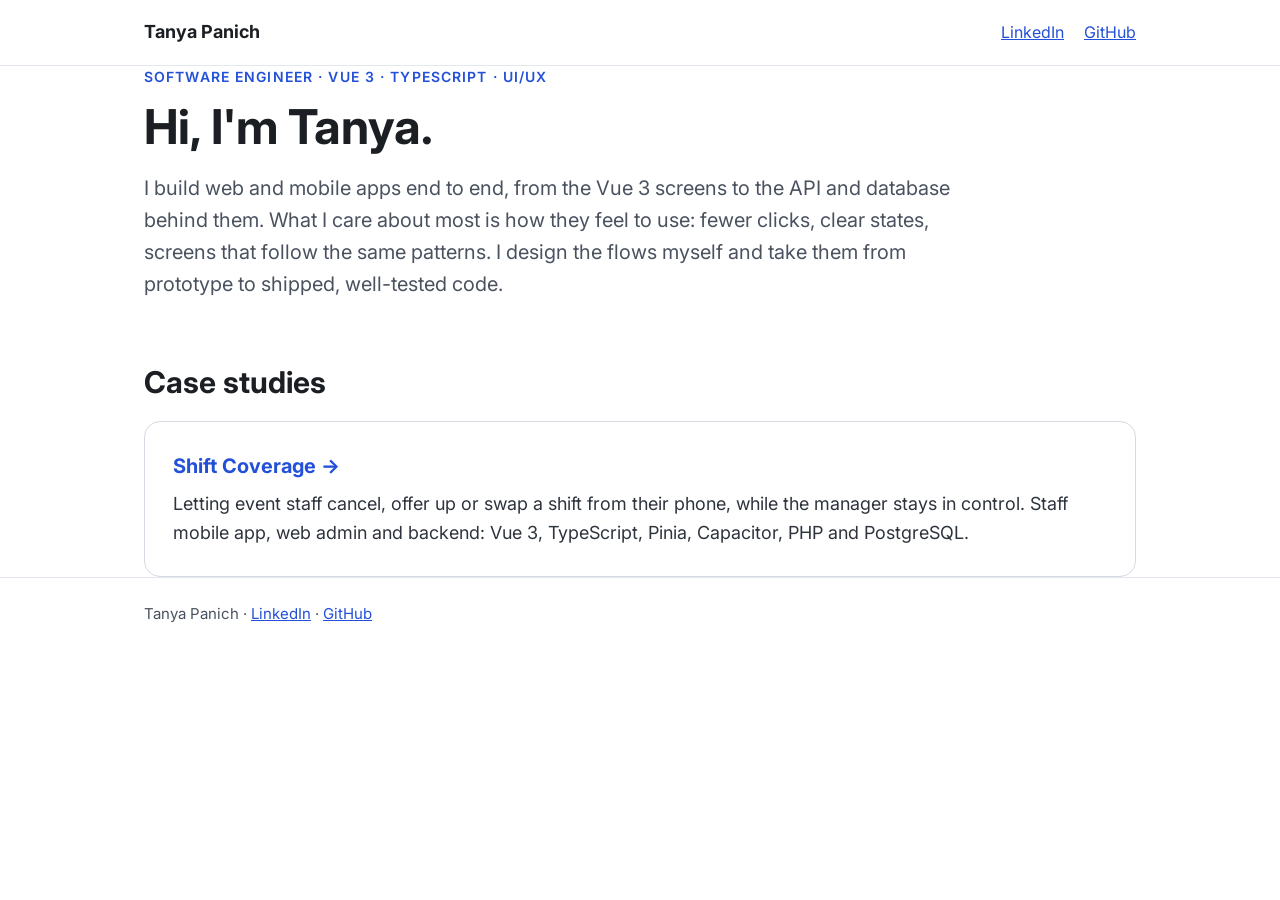
<file: index.html>
<!doctype html>
<html lang="en">
<head>
<meta charset="utf-8">
<meta name="viewport" content="width=device-width, initial-scale=1">
<title>Tanya Panich · Software Engineer, Vue 3 and UI/UX</title>
<meta name="description" content="Tanya Panich, software engineer building Vue 3 apps end to end, with a focus on UI/UX. Portfolio and case studies.">
<link rel="preconnect" href="https://fonts.googleapis.com">
<link rel="stylesheet" href="https://fonts.googleapis.com/css2?family=Inter:wght@400;600;700&display=swap">
<link rel="stylesheet" href="style.css">
</head>
<body>
<header class="site"><div class="wrap">
<a class="name" href="./">Tanya Panich</a>
<nav><a href="https://www.linkedin.com/in/tanyapanich/">LinkedIn</a><a href="https://github.com/TanyaPanich">GitHub</a></nav>
</div></header>

<main class="wrap">
<p class="eyebrow">Software Engineer · Vue 3 · TypeScript · UI/UX</p>
<h1>Hi, I'm Tanya.</h1>
<p class="lead">I build web and mobile apps end to end, from the Vue 3 screens to the API and database behind them. What I care about most is how they feel to use: fewer clicks, clear states, screens that follow the same patterns. I design the flows myself and take them from prototype to shipped, well-tested code.</p>

<h2>Case studies</h2>
<a class="project" href="shift-coverage/">
<h3>Shift Coverage →</h3>
<p>Letting event staff cancel, offer up or swap a shift from their phone, while the manager stays in control. Staff mobile app, web admin and backend: Vue 3, TypeScript, Pinia, Capacitor, PHP and PostgreSQL.</p>
</a>
</main>

<footer><div class="wrap">Tanya Panich · <a href="https://www.linkedin.com/in/tanyapanich/">LinkedIn</a> · <a href="https://github.com/TanyaPanich">GitHub</a></div></footer>
</body>
</html>
</file>
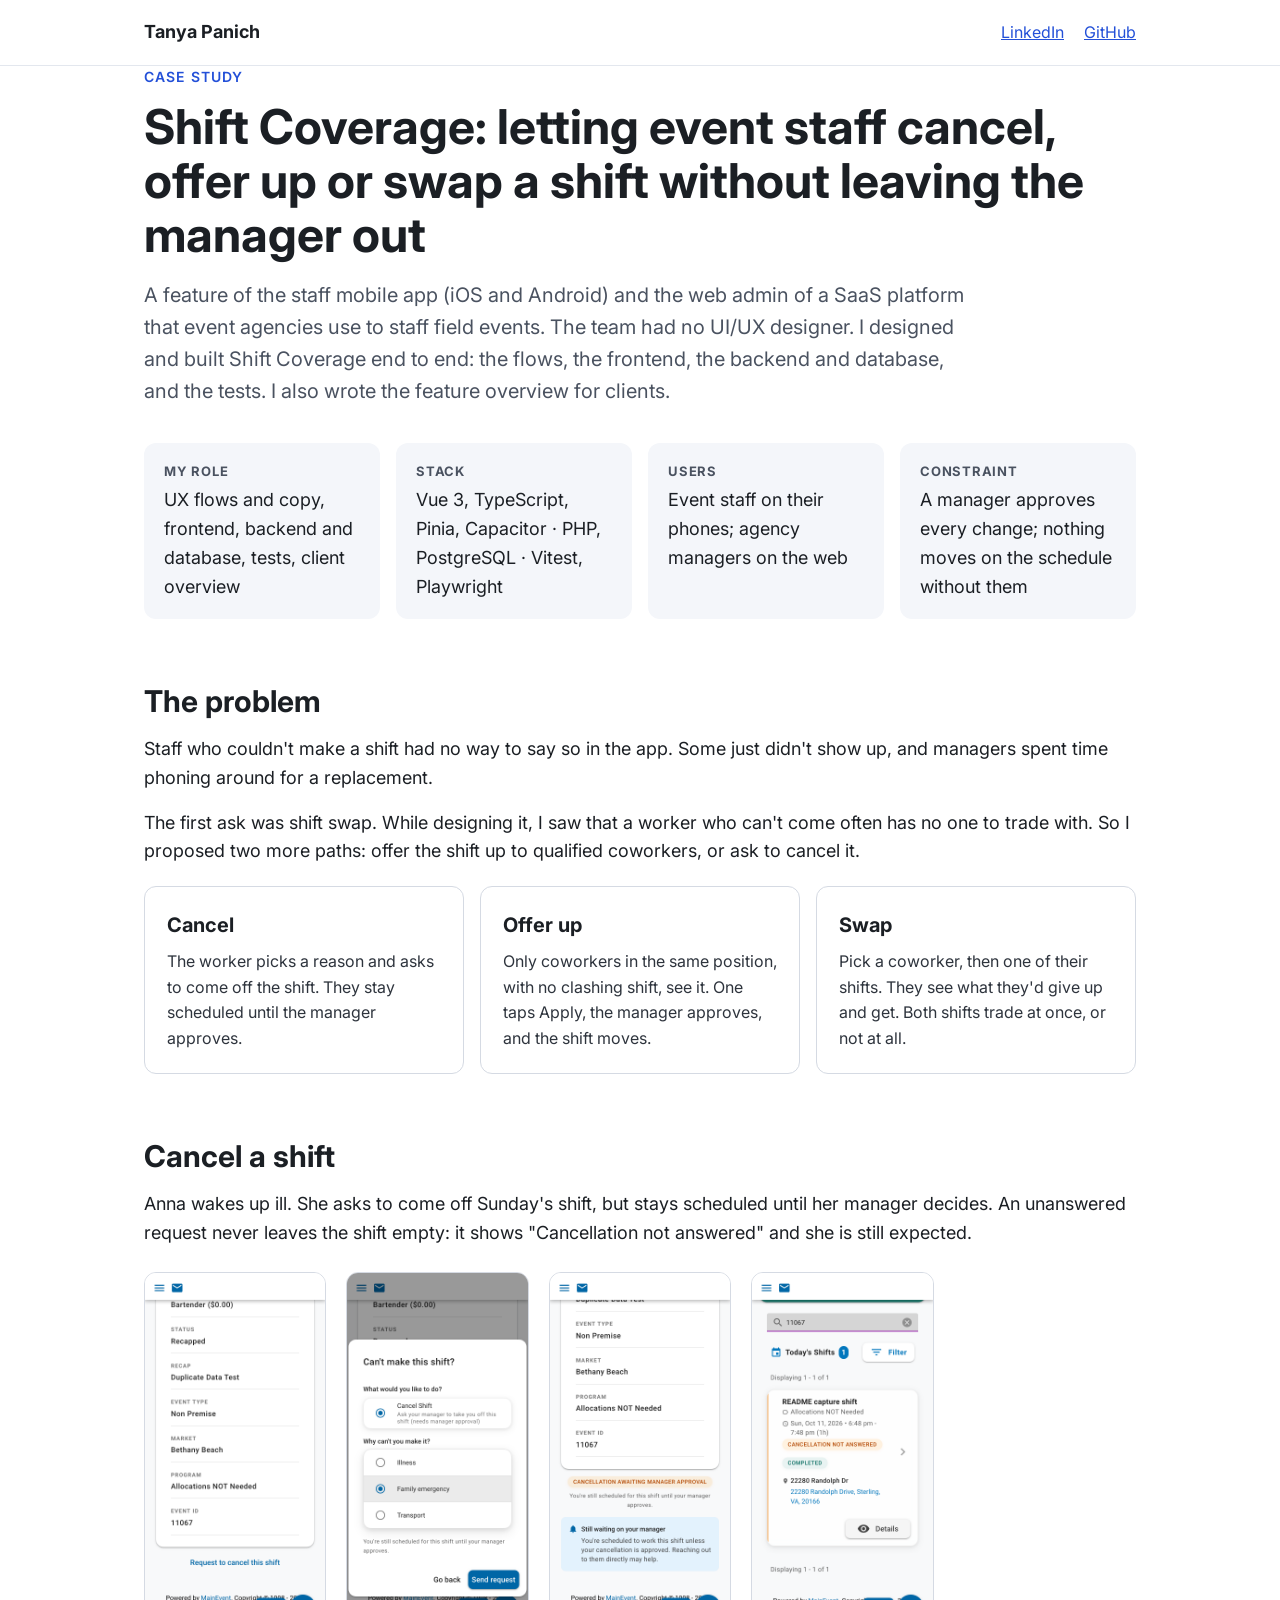
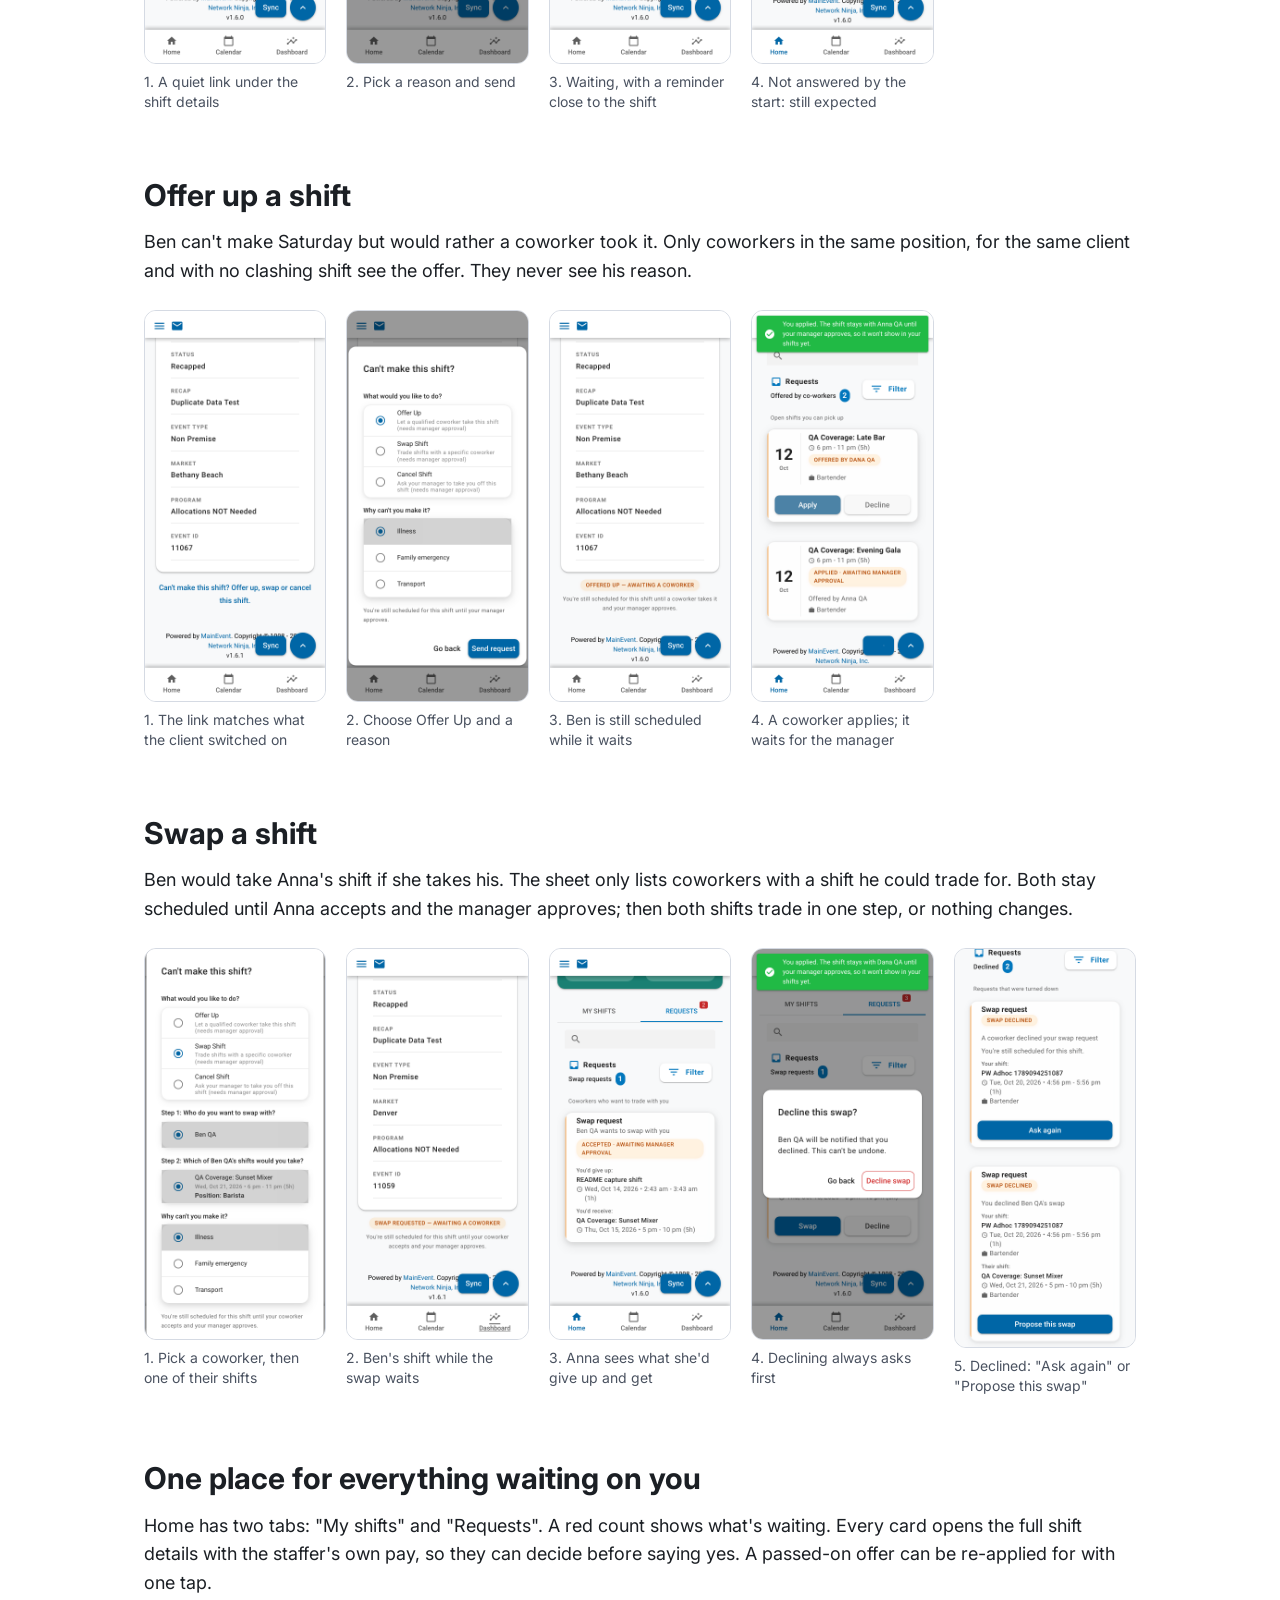
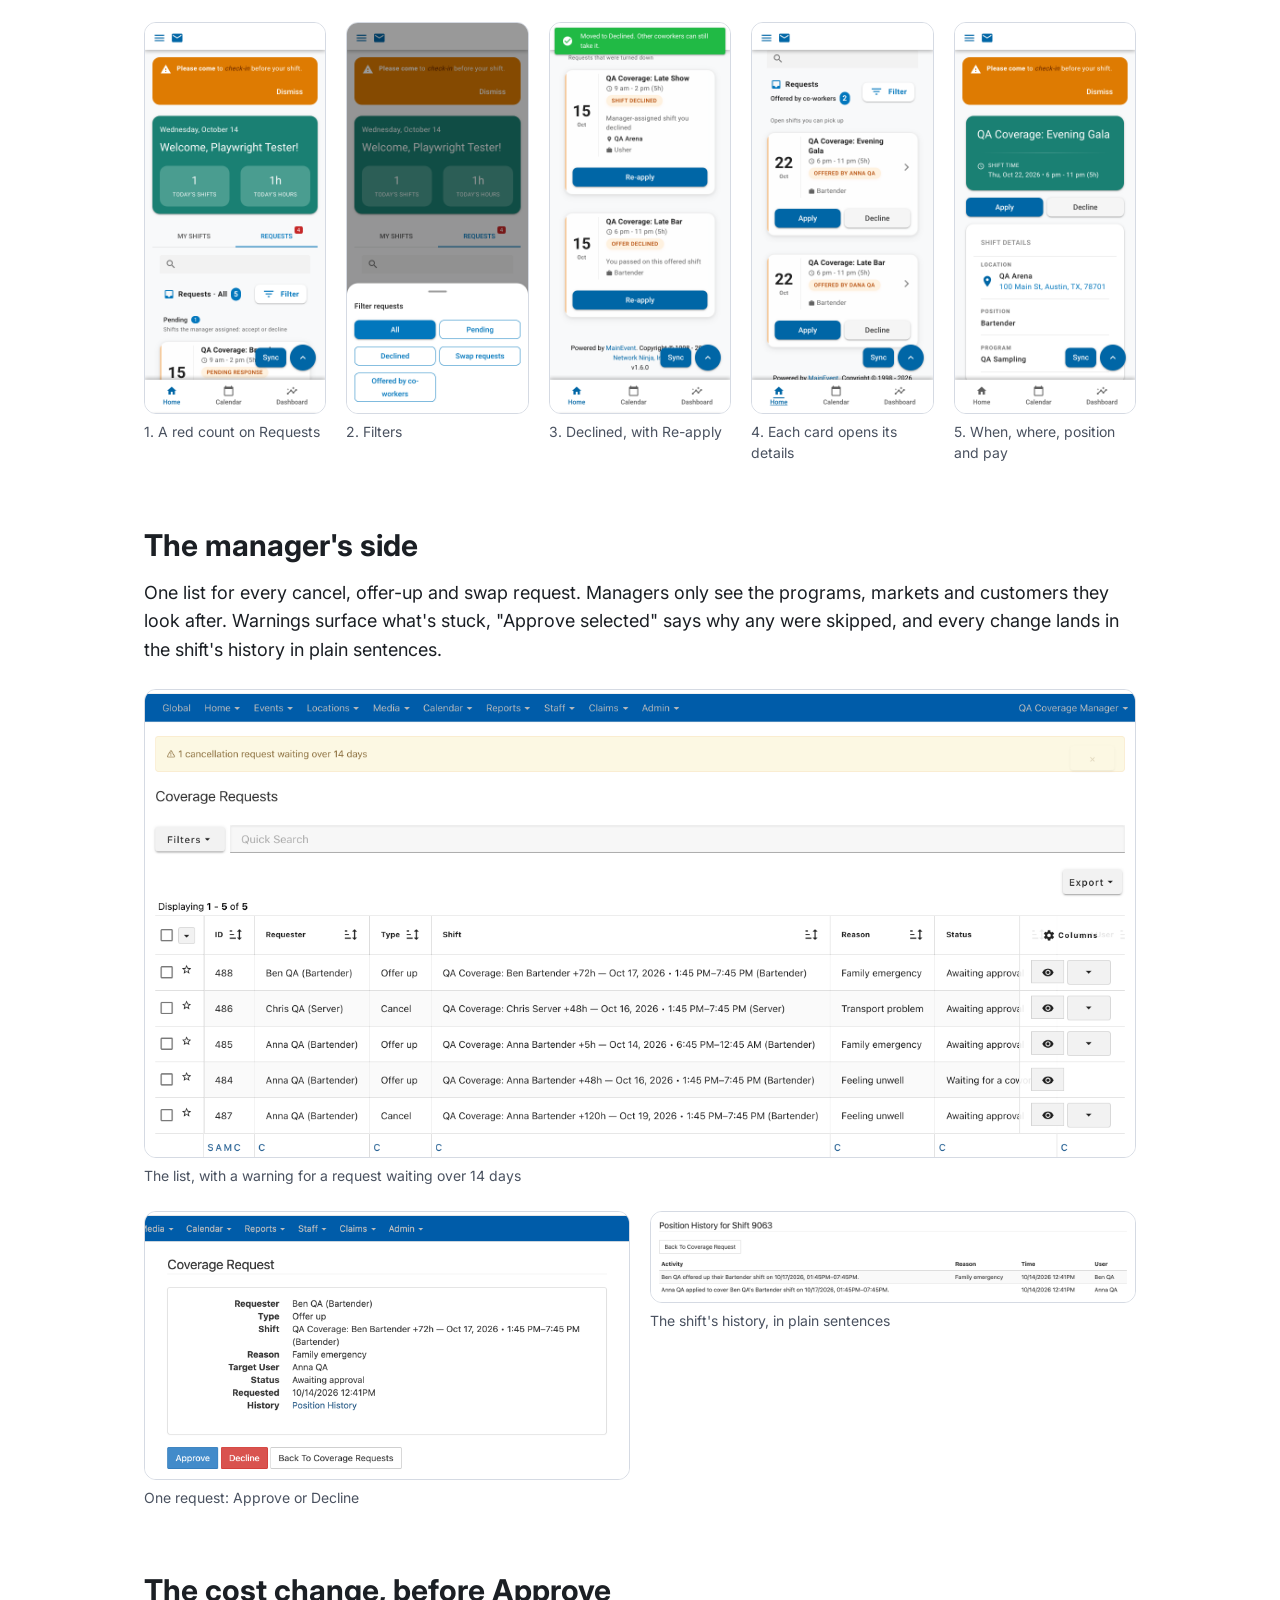
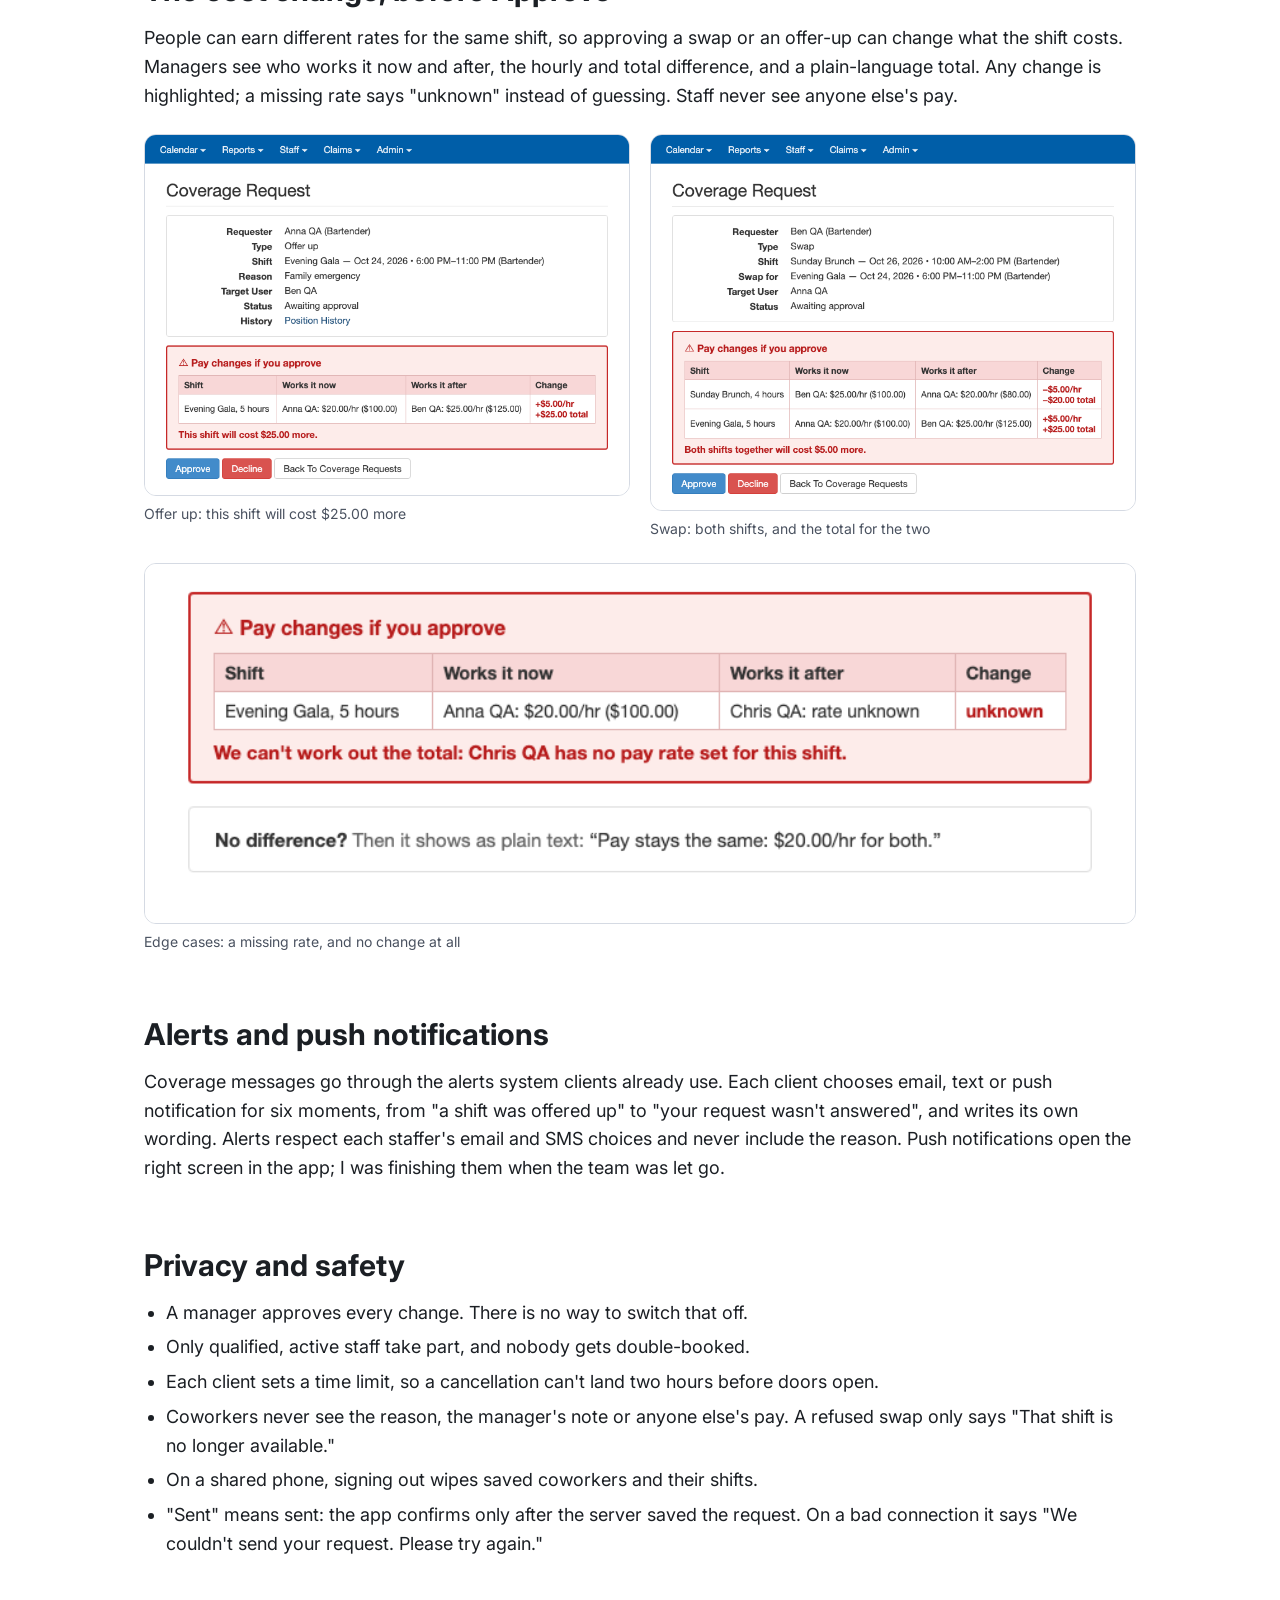
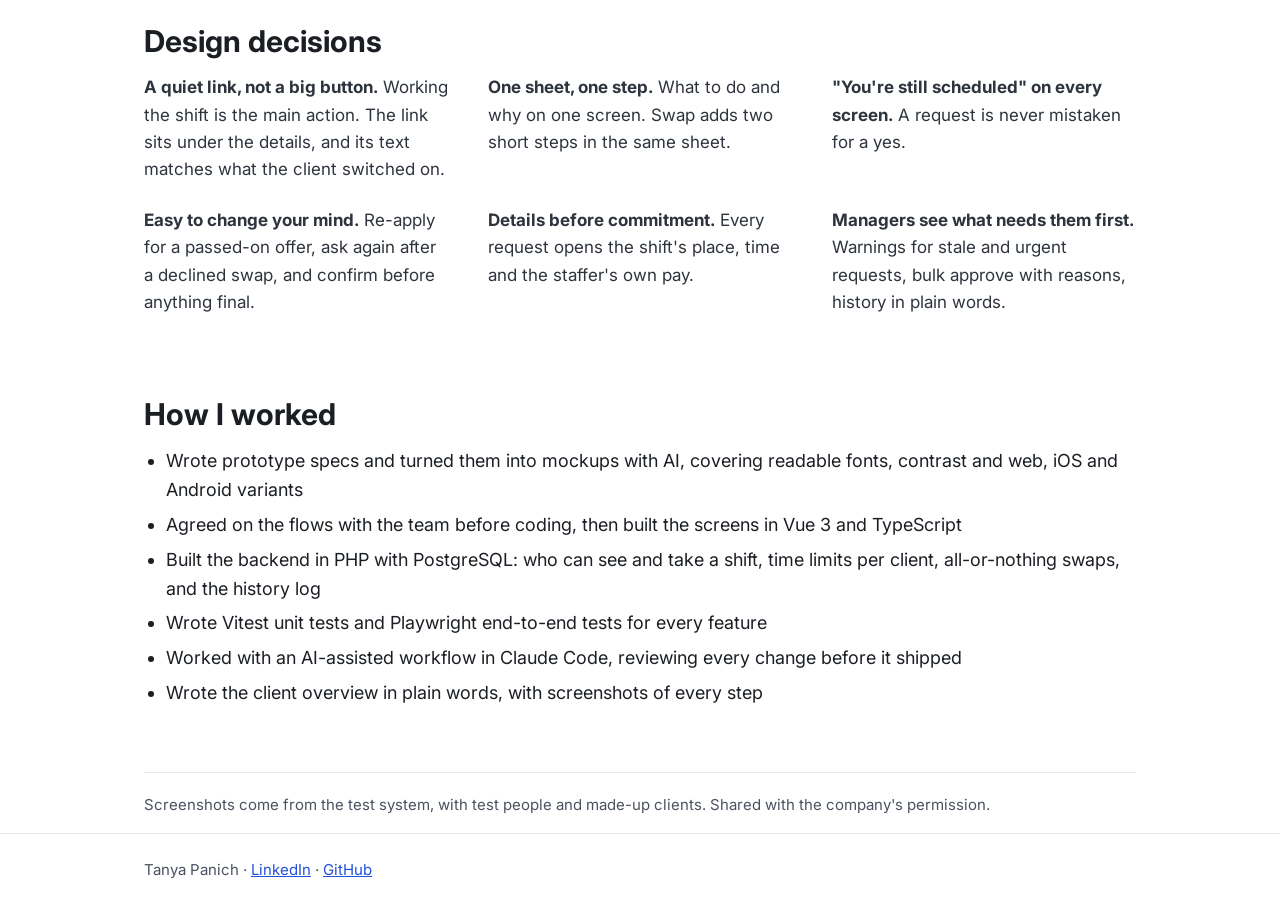
<file: shift-coverage/index.html>
<!doctype html>
<html lang="en">
<head>
<meta charset="utf-8">
<meta name="viewport" content="width=device-width, initial-scale=1">
<title>Shift Coverage case study · Tanya Panich</title>
<meta name="description" content="Case study: letting event staff cancel, offer up or swap a shift from their phone, with the manager in control. Designed and built end to end.">
<link rel="preconnect" href="https://fonts.googleapis.com">
<link rel="stylesheet" href="https://fonts.googleapis.com/css2?family=Inter:wght@400;600;700&display=swap">
<link rel="stylesheet" href="../style.css">
</head>
<body>
<header class="site"><div class="wrap">
<a class="name" href="../">Tanya Panich</a>
<nav><a href="https://www.linkedin.com/in/tanyapanich/">LinkedIn</a><a href="https://github.com/TanyaPanich">GitHub</a></nav>
</div></header>

<main class="wrap">
<p class="eyebrow">Case study</p>
<h1>Shift Coverage: letting event staff cancel, offer up or swap a shift without leaving the manager out</h1>
<p class="lead">A feature of the staff mobile app (iOS and Android) and the web admin of a SaaS platform that event agencies use to staff field events. The team had no UI/UX designer. I designed and built Shift Coverage end to end: the flows, the frontend, the backend and database, and the tests. I also wrote the feature overview for clients.</p>

<div class="meta">
<div><b>My role</b>UX flows and copy, frontend, backend and database, tests, client overview</div>
<div><b>Stack</b>Vue 3, TypeScript, Pinia, Capacitor · PHP, PostgreSQL · Vitest, Playwright</div>
<div><b>Users</b>Event staff on their phones; agency managers on the web</div>
<div><b>Constraint</b>A manager approves every change; nothing moves on the schedule without them</div>
</div>

<h2>The problem</h2>
<p>Staff who couldn't make a shift had no way to say so in the app. Some just didn't show up, and managers spent time phoning around for a replacement.</p>
<p>The first ask was shift swap. While designing it, I saw that a worker who can't come often has no one to trade with. So I proposed two more paths: offer the shift up to qualified coworkers, or ask to cancel it.</p>

<div class="cards">
<div class="card"><h3>Cancel</h3><p>The worker picks a reason and asks to come off the shift. They stay scheduled until the manager approves.</p></div>
<div class="card"><h3>Offer up</h3><p>Only coworkers in the same position, with no clashing shift, see it. One taps Apply, the manager approves, and the shift moves.</p></div>
<div class="card"><h3>Swap</h3><p>Pick a coworker, then one of their shifts. They see what they'd give up and get. Both shifts trade at once, or not at all.</p></div>
</div>

<h2>Cancel a shift</h2>
<p>Anna wakes up ill. She asks to come off Sunday's shift, but stays scheduled until her manager decides. An unanswered request never leaves the shift empty: it shows "Cancellation not answered" and she is still expected.</p>
<div class="shots">
<figure><a href="images/cancel-1-request-link.png"><img src="images/cancel-1-request-link.png" alt="Shift details with a quiet Request to cancel this shift link" loading="lazy"></a><figcaption>1. A quiet link under the shift details</figcaption></figure>
<figure><a href="images/cancel-2-pick-a-reason.png"><img src="images/cancel-2-pick-a-reason.png" alt="Sheet to pick a reason and send the request" loading="lazy"></a><figcaption>2. Pick a reason and send</figcaption></figure>
<figure><a href="images/cancel-3-awaiting-approval-and-reminder.png"><img src="images/cancel-3-awaiting-approval-and-reminder.png" alt="Cancellation awaiting manager approval, with a reminder" loading="lazy"></a><figcaption>3. Waiting, with a reminder close to the shift</figcaption></figure>
<figure><a href="images/cancel-4-not-answered.png"><img src="images/cancel-4-not-answered.png" alt="Shift card labelled Cancellation not answered" loading="lazy"></a><figcaption>4. Not answered by the start: still expected</figcaption></figure>
</div>

<h2>Offer up a shift</h2>
<p>Ben can't make Saturday but would rather a coworker took it. Only coworkers in the same position, for the same client and with no clashing shift see the offer. They never see his reason.</p>
<div class="shots">
<figure><a href="images/offer-1b-link-offer-swap-or-cancel.png"><img src="images/offer-1b-link-offer-swap-or-cancel.png" alt="Link: Can't make this shift? Offer up, swap or cancel this shift." loading="lazy"></a><figcaption>1. The link matches what the client switched on</figcaption></figure>
<figure><a href="images/offer-2b-choose-offer-up-swap-or-cancel.png"><img src="images/offer-2b-choose-offer-up-swap-or-cancel.png" alt="Sheet with Offer Up selected and a reason" loading="lazy"></a><figcaption>2. Choose Offer Up and a reason</figcaption></figure>
<figure><a href="images/offer-3-awaiting-a-coworker.png"><img src="images/offer-3-awaiting-a-coworker.png" alt="Offered up, awaiting a coworker" loading="lazy"></a><figcaption>3. Ben is still scheduled while it waits</figcaption></figure>
<figure><a href="images/offer-4-coworker-applies.png"><img src="images/offer-4-coworker-applies.png" alt="Coworker view with Apply and Decline" loading="lazy"></a><figcaption>4. A coworker applies; it waits for the manager</figcaption></figure>
</div>

<h2>Swap a shift</h2>
<p>Ben would take Anna's shift if she takes his. The sheet only lists coworkers with a shift he could trade for. Both stay scheduled until Anna accepts and the manager approves; then both shifts trade in one step, or nothing changes.</p>
<div class="shots">
<figure><a href="images/swap-3-pick-coworker-and-shift.png"><img src="images/swap-3-pick-coworker-and-shift.png" alt="Swap Shift: step 1 pick a coworker, step 2 pick one of their shifts" loading="lazy"></a><figcaption>1. Pick a coworker, then one of their shifts</figcaption></figure>
<figure><a href="images/swap-4-swap-requested.png"><img src="images/swap-4-swap-requested.png" alt="Swap requested, awaiting a coworker" loading="lazy"></a><figcaption>2. Ben's shift while the swap waits</figcaption></figure>
<figure><a href="images/swap-1-swap-request-card.png"><img src="images/swap-1-swap-request-card.png" alt="Swap request card showing what you would give up and receive" loading="lazy"></a><figcaption>3. Anna sees what she'd give up and get</figcaption></figure>
<figure><a href="images/swap-2-decline-asks-first.png"><img src="images/swap-2-decline-asks-first.png" alt="Decline this swap confirmation dialog" loading="lazy"></a><figcaption>4. Declining always asks first</figcaption></figure>
<figure><a href="images/swap-5-declined-ask-again.png"><img src="images/swap-5-declined-ask-again.png" alt="Declined swap with Ask again and Propose this swap" loading="lazy"></a><figcaption>5. Declined: "Ask again" or "Propose this swap"</figcaption></figure>
</div>

<h2>One place for everything waiting on you</h2>
<p>Home has two tabs: "My shifts" and "Requests". A red count shows what's waiting. Every card opens the full shift details with the staffer's own pay, so they can decide before saying yes. A passed-on offer can be re-applied for with one tap.</p>
<div class="shots">
<figure><a href="images/requests-1-tab-with-red-count.png"><img src="images/requests-1-tab-with-red-count.png" alt="Home with My shifts and Requests tabs and a red count" loading="lazy"></a><figcaption>1. A red count on Requests</figcaption></figure>
<figure><a href="images/requests-2-filters.png"><img src="images/requests-2-filters.png" alt="Filter sheet: All, Pending, Declined, Swap requests, Offered by co-workers" loading="lazy"></a><figcaption>2. Filters</figcaption></figure>
<figure><a href="images/requests-3-declined-and-reapply.png"><img src="images/requests-3-declined-and-reapply.png" alt="Declined requests with Re-apply buttons" loading="lazy"></a><figcaption>3. Declined, with Re-apply</figcaption></figure>
<figure><a href="images/details-1-card-with-arrow.png"><img src="images/details-1-card-with-arrow.png" alt="Request cards with an arrow to details" loading="lazy"></a><figcaption>4. Each card opens its details</figcaption></figure>
<figure><a href="images/details-2-shift-details.png"><img src="images/details-2-shift-details.png" alt="Shift details with Apply and Decline" loading="lazy"></a><figcaption>5. When, where, position and pay</figcaption></figure>
</div>

<h2>The manager's side</h2>
<p>One list for every cancel, offer-up and swap request. Managers only see the programs, markets and customers they look after. Warnings surface what's stuck, "Approve selected" says why any were skipped, and every change lands in the shift's history in plain sentences.</p>
<div class="shots wide">
<figure><a href="images/manager-1-coverage-requests-list.png"><img src="images/manager-1-coverage-requests-list.png" alt="Coverage Requests list with a warning about a request waiting over 14 days" loading="lazy"></a><figcaption>The list, with a warning for a request waiting over 14 days</figcaption></figure>
</div>
<div class="shots two">
<figure><a href="images/manager-2-approve-or-decline.png"><img src="images/manager-2-approve-or-decline.png" alt="One coverage request with Approve and Decline" loading="lazy"></a><figcaption>One request: Approve or Decline</figcaption></figure>
<figure><a href="images/manager-3-shift-history.png"><img src="images/manager-3-shift-history.png" alt="Position history table in plain sentences" loading="lazy"></a><figcaption>The shift's history, in plain sentences</figcaption></figure>
</div>

<h2>The cost change, before Approve</h2>
<p>People can earn different rates for the same shift, so approving a swap or an offer-up can change what the shift costs. Managers see who works it now and after, the hourly and total difference, and a plain-language total. Any change is highlighted; a missing rate says "unknown" instead of guessing. Staff never see anyone else's pay.</p>
<div class="shots two">
<figure><a href="images/pay-change-offer.png"><img src="images/pay-change-offer.png" alt="Offer-up request where approving costs 25 dollars more" loading="lazy"></a><figcaption>Offer up: this shift will cost $25.00 more</figcaption></figure>
<figure><a href="images/pay-change-swap.png"><img src="images/pay-change-swap.png" alt="Swap request with both shifts and the total difference" loading="lazy"></a><figcaption>Swap: both shifts, and the total for the two</figcaption></figure>
</div>
<div class="shots two">
<figure><a href="images/pay-change-unknown.png"><img src="images/pay-change-unknown.png" alt="A missing pay rate shown as unknown" loading="lazy"></a><figcaption>Edge cases: a missing rate, and no change at all</figcaption></figure>
</div>

<h2>Alerts and push notifications</h2>
<p>Coverage messages go through the alerts system clients already use. Each client chooses email, text or push notification for six moments, from "a shift was offered up" to "your request wasn't answered", and writes its own wording. Alerts respect each staffer's email and SMS choices and never include the reason. Push notifications open the right screen in the app; I was finishing them when the team was let go.</p>

<h2>Privacy and safety</h2>
<ul>
<li>A manager approves every change. There is no way to switch that off.</li>
<li>Only qualified, active staff take part, and nobody gets double-booked.</li>
<li>Each client sets a time limit, so a cancellation can't land two hours before doors open.</li>
<li>Coworkers never see the reason, the manager's note or anyone else's pay. A refused swap only says "That shift is no longer available."</li>
<li>On a shared phone, signing out wipes saved coworkers and their shifts.</li>
<li>"Sent" means sent: the app confirms only after the server saved the request. On a bad connection it says "We couldn't send your request. Please try again."</li>
</ul>

<h2>Design decisions</h2>
<div class="decisions">
<p><b>A quiet link, not a big button.</b> Working the shift is the main action. The link sits under the details, and its text matches what the client switched on.</p>
<p><b>One sheet, one step.</b> What to do and why on one screen. Swap adds two short steps in the same sheet.</p>
<p><b>"You're still scheduled" on every screen.</b> A request is never mistaken for a yes.</p>
<p><b>Easy to change your mind.</b> Re-apply for a passed-on offer, ask again after a declined swap, and confirm before anything final.</p>
<p><b>Details before commitment.</b> Every request opens the shift's place, time and the staffer's own pay.</p>
<p><b>Managers see what needs them first.</b> Warnings for stale and urgent requests, bulk approve with reasons, history in plain words.</p>
</div>

<h2>How I worked</h2>
<ul>
<li>Wrote prototype specs and turned them into mockups with AI, covering readable fonts, contrast and web, iOS and Android variants</li>
<li>Agreed on the flows with the team before coding, then built the screens in Vue 3 and TypeScript</li>
<li>Built the backend in PHP with PostgreSQL: who can see and take a shift, time limits per client, all-or-nothing swaps, and the history log</li>
<li>Wrote Vitest unit tests and Playwright end-to-end tests for every feature</li>
<li>Worked with an AI-assisted workflow in Claude Code, reviewing every change before it shipped</li>
<li>Wrote the client overview in plain words, with screenshots of every step</li>
</ul>

<p class="note">Screenshots come from the test system, with test people and made-up clients. Shared with the company's permission.</p>
</main>

<footer><div class="wrap">Tanya Panich · <a href="https://www.linkedin.com/in/tanyapanich/">LinkedIn</a> · <a href="https://github.com/TanyaPanich">GitHub</a></div></footer>
</body>
</html>
</file>
<file: style.css>
:root {
  --bg: #ffffff;
  --soft: #f4f6fa;
  --text: #1b1f24;
  --muted: #4a5260;
  --line: #e3e7ee;
  --accent: #2350d8;
  --accent-dark: #1a3ca6;
}
* { box-sizing: border-box; }
html { -webkit-text-size-adjust: 100%; }
body {
  margin: 0;
  background: var(--bg);
  color: var(--text);
  font-family: Inter, system-ui, -apple-system, "Segoe UI", Roboto, sans-serif;
  font-size: 18px;
  line-height: 1.6;
}
a { color: var(--accent); }
a:hover { color: var(--accent-dark); }
.wrap { max-width: 1040px; margin: 0 auto; padding: 0 24px; }
header.site { border-bottom: 1px solid var(--line); }
header.site .wrap { display: flex; flex-wrap: wrap; align-items: center; justify-content: space-between; gap: 8px 24px; padding-top: 18px; padding-bottom: 18px; }
header.site .name { font-weight: 700; text-decoration: none; color: var(--text); }
header.site nav { display: flex; gap: 20px; font-size: 16px; }
main { padding: 56px 0 80px; }
.eyebrow { margin: 0 0 12px; font-size: 14px; font-weight: 600; letter-spacing: 0.08em; text-transform: uppercase; color: var(--accent); }
h1 { margin: 0 0 18px; font-size: clamp(32px, 5vw, 48px); line-height: 1.12; }
h2 { margin: 64px 0 14px; font-size: clamp(24px, 3.2vw, 30px); line-height: 1.25; }
h3 { margin: 0 0 8px; font-size: 20px; }
p { margin: 0 0 16px; }
.lead { font-size: 20px; color: var(--muted); max-width: 820px; }
.meta { display: grid; grid-template-columns: repeat(auto-fit, minmax(220px, 1fr)); gap: 16px; margin: 36px 0 0; }
.meta div { background: var(--soft); border-radius: 12px; padding: 18px 20px; }
.meta b { display: block; font-size: 13px; letter-spacing: 0.06em; text-transform: uppercase; color: var(--muted); margin-bottom: 4px; }
.cards { display: grid; grid-template-columns: repeat(auto-fit, minmax(240px, 1fr)); gap: 16px; margin-top: 20px; }
.card { border: 1px solid #d5dae3; border-radius: 12px; padding: 22px; }
.card p { margin: 0; font-size: 16px; color: #2e343d; }
.shots { display: grid; grid-template-columns: repeat(auto-fill, minmax(170px, 1fr)); gap: 20px; margin: 24px 0 8px; }
.shots.wide { grid-template-columns: 1fr; }
.shots.two { grid-template-columns: repeat(auto-fit, minmax(300px, 1fr)); }
figure { margin: 0; }
figure a { display: block; }
figure img { width: 100%; height: auto; display: block; border: 1px solid #d5dae3; border-radius: 12px; background: #fff; }
figcaption { margin-top: 8px; font-size: 14px; line-height: 1.45; color: var(--muted); }
.decisions { display: grid; grid-template-columns: repeat(auto-fit, minmax(300px, 1fr)); gap: 8px 40px; margin-top: 12px; }
.decisions p { font-size: 17px; color: #2e343d; }
ul { padding-left: 22px; margin: 0 0 16px; }
li { margin: 6px 0; }
.note { margin-top: 64px; padding-top: 20px; border-top: 1px solid var(--line); font-size: 15px; color: var(--muted); }
.project { display: block; text-decoration: none; color: inherit; border: 1px solid #d5dae3; border-radius: 16px; padding: 28px; margin-top: 20px; transition: border-color 0.15s; }
.project:hover { border-color: var(--accent); color: inherit; }
.project h3 { color: var(--accent); }
.project p { color: #2e343d; margin: 0; }
footer { border-top: 1px solid var(--line); padding: 24px 0 40px; font-size: 15px; color: var(--muted); }
@media (max-width: 600px) {
  body { font-size: 17px; }
  main { padding-top: 36px; }
  .shots { grid-template-columns: repeat(2, minmax(0, 1fr)); gap: 14px; }
}
</file>
